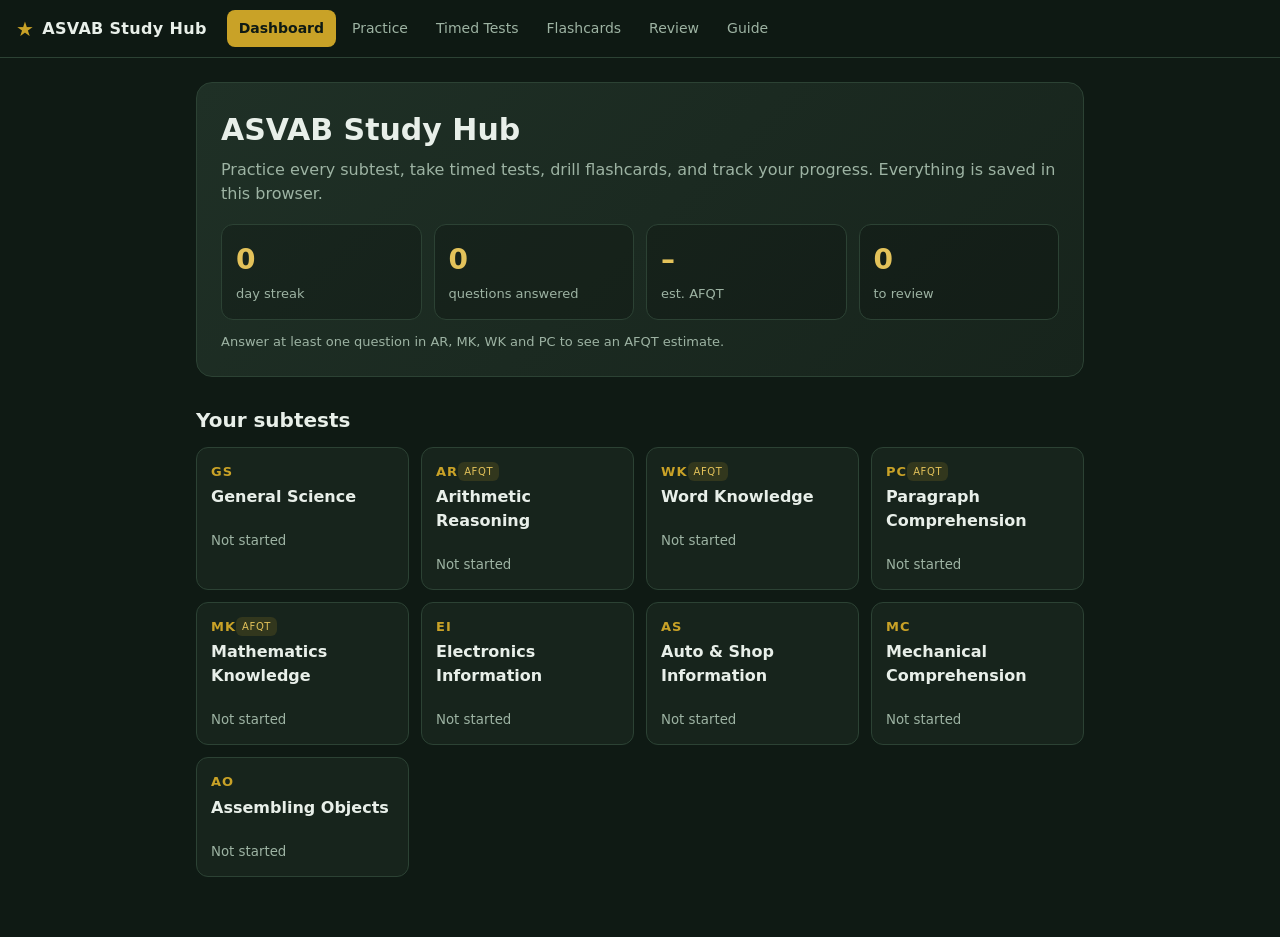
<file: asvab/index.html>
<!DOCTYPE html>
<html lang="en">
<head>
<meta charset="utf-8">
<meta name="viewport" content="width=device-width, initial-scale=1">
<meta name="theme-color" content="#0f1a14">
<title>ASVAB Study Hub</title>
<link rel="stylesheet" href="styles.css">
</head>
<body>
<header>
  <div class="brand"><span class="logo">★</span> ASVAB Study Hub</div>
  <nav>
    <button data-view="home">Dashboard</button>
    <button data-view="practice">Practice</button>
    <button data-view="test">Timed Tests</button>
    <button data-view="cards">Flashcards</button>
    <button data-view="review">Review</button>
    <button data-view="guide">Guide</button>
  </nav>
</header>
<main id="app"></main>
<script src="questions.js"></script>
<script src="questions-more.js"></script>
<script src="app.js"></script>
</body>
</html>
</file>
<file: asvab/styles.css>
:root {
  --bg: #0f1a14; --panel: #17241c; --panel2: #1f3026; --line: #2c4234;
  --text: #e8efe9; --muted: #9db3a3; --accent: #c9a227; --accent2: #e3c25a;
  --good: #3fb46f; --warn: #e0a83a; --bad: #e0574a;
}
* { box-sizing: border-box; margin: 0; padding: 0; }
body { background: var(--bg); color: var(--text); font: 16px/1.5 system-ui, -apple-system, "Segoe UI", Roboto, sans-serif; min-height: 100vh; }
header { position: sticky; top: 0; z-index: 10; background: rgba(15,26,20,.95); backdrop-filter: blur(8px); border-bottom: 1px solid var(--line); padding: 10px 16px; display: flex; flex-wrap: wrap; align-items: center; gap: 10px 20px; }
.brand { font-weight: 700; letter-spacing: .02em; display: flex; align-items: center; gap: 8px; }
.logo { color: var(--accent); font-size: 20px; }
nav { display: flex; gap: 4px; overflow-x: auto; scrollbar-width: none; }
nav button { background: none; border: 0; color: var(--muted); padding: 8px 12px; border-radius: 8px; cursor: pointer; font: inherit; font-size: 14px; white-space: nowrap; }
nav button:hover { color: var(--text); background: var(--panel); }
nav button.active { color: var(--bg); background: var(--accent); font-weight: 600; }
main { max-width: 920px; margin: 0 auto; padding: 24px 16px 60px; }
h1 { font-size: 30px; margin-bottom: 6px; }
h2 { font-size: 20px; margin: 28px 0 12px; }
h3 { font-size: 16px; margin: 20px 0 8px; color: var(--accent2); }
.muted, small { color: var(--muted); }
.note { color: var(--muted); font-size: 13px; margin-top: 12px; }
.hero { background: linear-gradient(135deg, var(--panel2), var(--panel)); border: 1px solid var(--line); border-radius: 16px; padding: 24px; }
.hero p { color: var(--muted); }
.center { text-align: center; justify-content: center; }
.kpis { display: grid; grid-template-columns: repeat(auto-fit, minmax(140px, 1fr)); gap: 12px; margin-top: 18px; }
.kpi { background: rgba(0,0,0,.2); border: 1px solid var(--line); border-radius: 12px; padding: 14px; }
.kpi span { display: block; font-size: 28px; font-weight: 700; color: var(--accent2); }
.kpi label { font-size: 13px; color: var(--muted); }
.grid { display: grid; grid-template-columns: repeat(auto-fill, minmax(200px, 1fr)); gap: 12px; margin-top: 12px; }
.card { text-align: left; background: var(--panel); border: 1px solid var(--line); border-radius: 12px; padding: 14px; color: var(--text); font: inherit; cursor: pointer; transition: transform .1s, border-color .15s; display: flex; flex-direction: column; gap: 4px; }
.card:hover { border-color: var(--accent); transform: translateY(-2px); }
.card b { color: var(--accent); font-size: 13px; letter-spacing: .08em; }
.card .title { font-weight: 600; }
.card .row { display: flex; justify-content: space-between; align-items: center; }
.tag { font-size: 10px; background: rgba(201,162,39,.15); color: var(--accent2); padding: 2px 6px; border-radius: 6px; letter-spacing: .06em; }
.bar { height: 6px; background: rgba(255,255,255,.07); border-radius: 4px; overflow: hidden; margin: 6px 0 2px; }
.bar i { display: block; height: 100%; }
.inline { display: inline-flex; gap: 8px; align-items: center; color: var(--muted); }
select { background: var(--panel); color: var(--text); border: 1px solid var(--line); border-radius: 8px; padding: 6px 10px; font: inherit; }
.quizbar { display: flex; justify-content: space-between; gap: 12px; color: var(--muted); font-size: 14px; margin-bottom: 8px; flex-wrap: wrap; }
.clock { font-variant-numeric: tabular-nums; font-weight: 700; color: var(--text); background: var(--panel); padding: 2px 10px; border-radius: 6px; }
.clock.low { color: #fff; background: var(--bad); }
.progress { height: 4px; background: var(--panel); border-radius: 4px; overflow: hidden; margin-bottom: 16px; }
.progress i { display: block; height: 100%; background: var(--accent); transition: width .2s; }
.qcard { background: var(--panel); border: 1px solid var(--line); border-radius: 14px; padding: 20px; }
.qtext { font-size: 18px; margin-bottom: 16px; }
.choices { display: grid; gap: 8px; }
.choice { display: flex; align-items: center; gap: 12px; text-align: left; background: var(--panel2); border: 2px solid transparent; color: var(--text); padding: 12px 14px; border-radius: 10px; font: inherit; cursor: pointer; }
.choice:hover:not(:disabled) { border-color: var(--line); }
.choice .letter { flex: none; width: 28px; height: 28px; border-radius: 50%; display: grid; place-items: center; background: rgba(0,0,0,.25); font-weight: 700; font-size: 13px; }
.choice.picked { border-color: var(--accent); }
.choice.right { border-color: var(--good); background: rgba(63,180,111,.15); }
.choice.wrong { border-color: var(--bad); background: rgba(224,87,74,.12); }
.choice:disabled { cursor: default; }
.explain { margin-top: 14px; padding: 12px 14px; border-radius: 10px; font-size: 15px; }
.explain.ok { background: rgba(63,180,111,.12); border-left: 4px solid var(--good); }
.explain.no { background: rgba(224,87,74,.1); border-left: 4px solid var(--bad); }
.actions { display: flex; justify-content: space-between; align-items: center; gap: 10px; margin-top: 16px; flex-wrap: wrap; }
.btn { background: var(--accent); color: #1a1405; border: 0; padding: 10px 18px; border-radius: 10px; font: inherit; font-weight: 600; cursor: pointer; }
.btn:hover:not(:disabled) { background: var(--accent2); }
.btn:disabled { opacity: .4; cursor: not-allowed; }
.btn.ghost { background: transparent; color: var(--text); border: 1px solid var(--line); }
.btn.ghost:hover { border-color: var(--accent); background: transparent; }
.btn.danger { color: var(--bad); border-color: rgba(224,87,74,.4); margin-top: 24px; }
.dots { display: flex; flex-wrap: wrap; gap: 4px; margin-top: 18px; }
.dot { width: 30px; height: 30px; font-size: 11px; border-radius: 6px; border: 1px solid var(--line); background: var(--panel); color: var(--muted); cursor: pointer; }
.dot.done { background: var(--panel2); color: var(--text); border-color: var(--accent); }
.dot.cur { outline: 2px solid var(--accent2); }
.score { font-size: 64px; font-weight: 800; }
.score.good { color: var(--good); } .score.warn { color: var(--warn); } .score.bad { color: var(--bad); }
.tbl { width: 100%; border-collapse: collapse; margin: 14px 0; font-size: 14px; }
.tbl td { padding: 8px 10px; border-bottom: 1px solid var(--line); text-align: left; }
.rev { background: var(--panel); border-left: 4px solid var(--line); border-radius: 8px; padding: 10px 14px; margin-bottom: 8px; }
.rev.ok { border-left-color: var(--good); } .rev.no { border-left-color: var(--bad); }
.rev summary { cursor: pointer; }
.rev p { margin-top: 8px; font-size: 14px; }
.flash { position: relative; height: 240px; perspective: 1000px; cursor: pointer; margin: 16px 0; }
.flash .face { position: absolute; inset: 0; display: grid; place-items: center; text-align: center; padding: 24px; font-size: 22px; border-radius: 16px; border: 1px solid var(--line); backface-visibility: hidden; transition: transform .45s; }
.flash .front { background: var(--panel2); font-weight: 600; }
.flash .back { background: var(--panel); color: var(--accent2); transform: rotateY(180deg); }
.flash.flipped .front { transform: rotateY(180deg); }
.flash.flipped .back { transform: rotateY(360deg); }
.prose p, .prose li { color: var(--text); margin-bottom: 8px; }
.prose ul { padding-left: 20px; }
@media (max-width: 560px) { h1 { font-size: 24px; } .qtext { font-size: 16px; } .score { font-size: 48px; } }
.modal { position: fixed; inset: 0; z-index: 50; background: rgba(0,0,0,.6); display: grid; place-items: center; padding: 20px; }
.modal .box { background: var(--panel); border: 1px solid var(--line); border-radius: 14px; padding: 20px; max-width: 360px; width: 100%; }
.modal .box p { font-size: 17px; }
</file>
